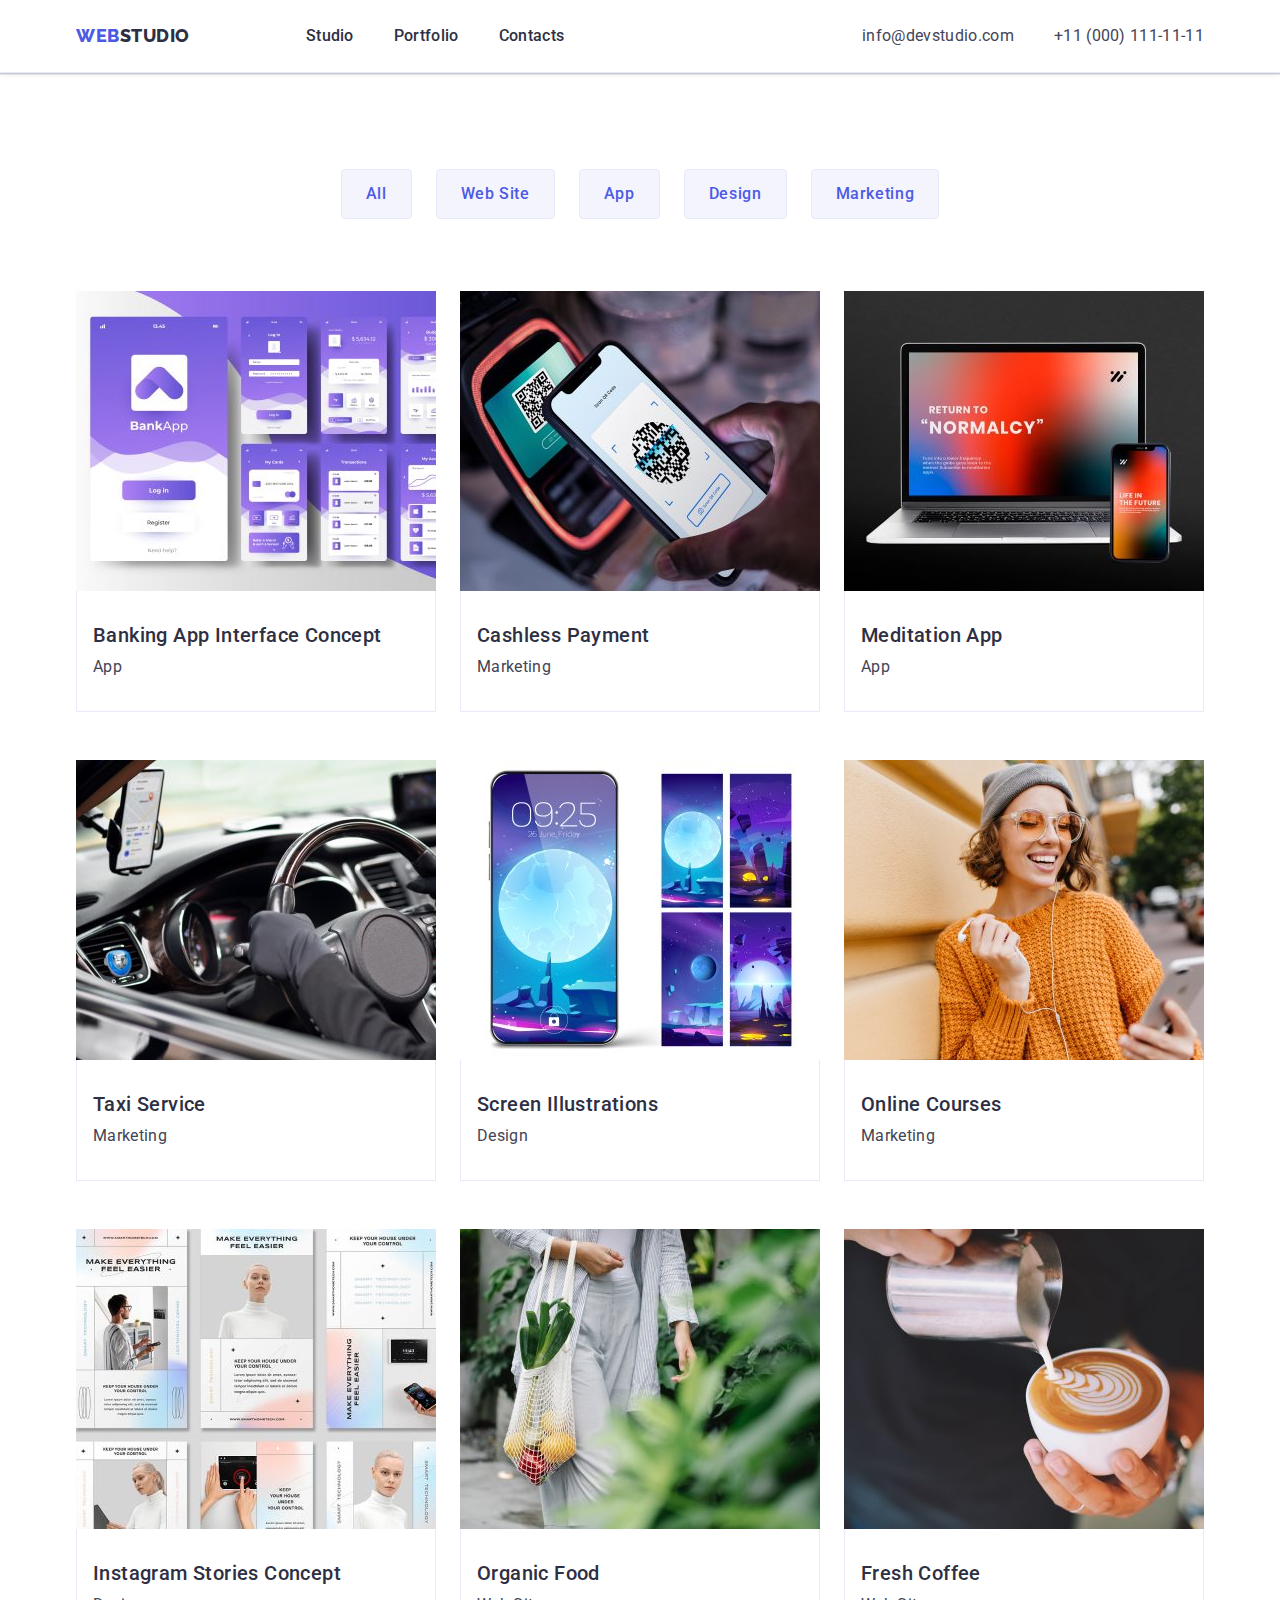
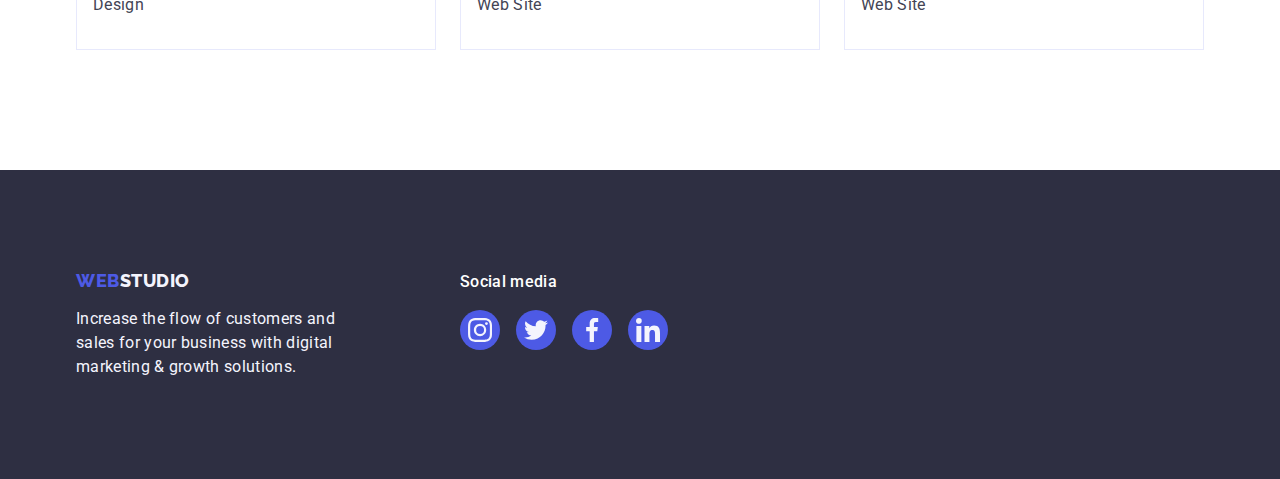
<file: portfolio.html>
<!DOCTYPE html>
<html lang="en">
  <head>
    <meta charset="UTF-8" />
    <meta name="viewport" content="width=device-width, initial-scale=1.0" />
    <title>Studio</title>
    <link rel="preconnect" href="https://fonts.googleapis.com" />
    <link rel="preconnect" href="https://fonts.gstatic.com" crossorigin />
    <link
      href="https://fonts.googleapis.com/css2?family=Raleway:wght@800&family=Roboto:wght@400;500;700;900&display=swap"
      rel="stylesheet"
    />
    <link
      rel="stylesheet"
      href="https://cdnjs.cloudflare.com/ajax/libs/modern-normalize/2.0.0/modern-normalize.min.css"
    />
    <link rel="stylesheet" href="./css/styles.css" />
  </head>
  <body>
    <header class="header">
      <div class="container navigation">
        <nav class="navigation">
          <a class="logo link" href="./index.html">Web<span class="studio">Studio</span></a>
          <ul class="navigation">
            <li>
              <a class="navigation-link link" href="./index.html">Studio</a>
            </li>
            <li>
              <a class="navigation-link link" href="./portfolio.html">Portfolio</a>
            </li>
            <li><a class="navigation-link link" href="">Contacts</a></li>
          </ul>
        </nav>
        <address>
          <ul class="address">
            <li>
              <a class="header-contacts link" href="mailto:info@devstudio.com"
                >info@devstudio.com</a
              >
            </li>
            <li>
              <a class="header-contacts link" href="tel:+110001111111">+11 (000) 111-11-11</a>
            </li>
          </ul>
        </address>
      </div>
    </header>
    <main>
      <section class="section-portfolio">
        <div class="container">
          <h2 class="visually-hidden">Portfolio</h2>
          <ul class="list portfolio-nav">
            <li><button type="button" class="btn-portfolio-menu">All</button></li>
            <li>
              <button type="button" class="btn-portfolio-menu">Web Site</button>
            </li>
            <li><button type="button" class="btn-portfolio-menu">App</button></li>
            <li>
              <button type="button" class="btn-portfolio-menu">Design</button>
            </li>
            <li>
              <button type="button" class="btn-portfolio-menu">Marketing</button>
            </li>
          </ul>
          <ul class="list portfolio-grid">
            <li class="portfolio-img">
              <a href="" class="link portfolio-link">
                <img
                  src="./images/banking-app.jpg"
                  width="360"
                  height="300"
                  alt="various interfaces of a banking application"
                />
                <div class="portfolio-card">
                  <h2 class="portfolio-pic-heading">Banking App Interface Concept</h2>
                  <p class="portfolio-pic-description">App</p>
                </div>
              </a>
            </li>
            <li class="portfolio-img">
              <a href="" class="link portfolio-link">
                <img
                  src="./images/cashless-payment.jpg"
                  width="360"
                  height="300"
                  alt="scanning a QR code with a phone"
                />
                <div class="portfolio-card">
                  <h2 class="portfolio-pic-heading">Cashless Payment</h2>
                  <p class="portfolio-pic-description">Marketing</p>
                </div>
              </a>
            </li>
            <li class="portfolio-img">
              <a href="" class="link portfolio-link">
                <img
                  src="./images/meditation-app.jpg"
                  width="360"
                  height="300"
                  alt="laptop and a smartphone displaying the same app"
                />
                <div class="portfolio-card">
                  <h2 class="portfolio-pic-heading">Meditation App</h2>
                  <p class="portfolio-pic-description">App</p>
                </div>
              </a>
            </li>
            <li class="portfolio-img">
              <a href="" class="link portfolio-link">
                <img
                  src="./images/taxi-service.jpg"
                  width="360"
                  height="300"
                  alt="hands on the steering wheel in gloves, driving a car, phone on the windshield with navigation turned on"
                />
                <div class="portfolio-card">
                  <h2 class="portfolio-pic-heading">Taxi Service</h2>
                  <p class="portfolio-pic-description">Marketing</p>
                </div>
              </a>
            </li>
            <li class="portfolio-img">
              <a href="" class="link portfolio-link">
                <img
                  src="./images/screen-illustrations.jpg"
                  width="360"
                  height="300"
                  alt="smartphone next to four different wallpaper versions"
                />
                <div class="portfolio-card">
                  <h2 class="portfolio-pic-heading">Screen Illustrations</h2>
                  <p class="portfolio-pic-description">Design</p>
                </div>
              </a>
            </li>
            <li class="portfolio-img">
              <a href="" class="link portfolio-link">
                <img
                  src="./images/online-courses.jpg"
                  width="360"
                  height="300"
                  alt="woman in a gray beanie, sunglasses, short hair, orange sweater, holding a phone, with one earphone in her ear and the other in her hand"
                />
                <div class="portfolio-card">
                  <h2 class="portfolio-pic-heading">Online Courses</h2>
                  <p class="portfolio-pic-description">Marketing</p>
                </div>
              </a>
            </li>
            <li class="portfolio-img">
              <a href="" class="link portfolio-link">
                <img
                  src="./images/instagram-concept.jpg"
                  width="360"
                  height="300"
                  alt="multiple versions of instagram stories featuring a man in one and two women in the other two, all showcasing smart technology"
                />
                <div class="portfolio-card">
                  <h2 class="portfolio-pic-heading">Instagram Stories Concept</h2>
                  <p class="portfolio-pic-description">Design</p>
                </div>
              </a>
            </li>
            <li class="portfolio-img">
              <a href="" class="link portfolio-link">
                <img
                  src="./images/organic-food.jpg"
                  width="360"
                  height="300"
                  alt="person in light clothing carrying a mesh bag of vegetables on their arm"
                />
                <div class="portfolio-card">
                  <h2 class="portfolio-pic-heading">Organic Food</h2>
                  <p class="portfolio-pic-description">Web Site</p>
                </div>
              </a>
            </li>
            <li class="portfolio-img">
              <a href="" class="link portfolio-link">
                <img
                  src="./images/fresh-coffee.jpg"
                  width="360"
                  height="300"
                  alt="barista pouring milk from a metal pitcher into a cup, creating a pattern"
                />
                <div class="portfolio-card">
                  <h2 class="portfolio-pic-heading">Fresh Coffee</h2>
                  <p class="portfolio-pic-description">Web Site</p>
                </div>
              </a>
            </li>
          </ul>
        </div>
      </section>
    </main>
    <footer class="footer">
      <div class="container footer-flex">
        <div class="ft-margin">
          <a class="logo-footer link" href="./index.html"
            >Web<span class="studio-footer">Studio</span></a
          >
          <p class="footer-text">
            Increase the flow of customers and sales for your business with digital marketing &
            growth solutions.
          </p>
        </div>
        <div>
          <p class="social-text">Social media</p>
          <ul class="footer-social">
            <li class="footer-social-li">
              <a href="#" class="footer-link">
                <svg width="24" height="24" class="footer-svg">
                  <use href="./images/icons.svg#instagram-footer"></use></svg
              ></a>
            </li>
            <li class="footer-social-li">
              <a href="#" class="footer-link"
                ><svg width="24" height="24" class="footer-svg">
                  <use href="./images/icons.svg#twitter-footer"></use></svg
              ></a>
            </li>
            <li class="footer-social-li">
              <a href="#" class="footer-link"
                ><svg width="24" height="24" class="footer-svg">
                  <use href="./images/icons.svg#facebook-footer"></use></svg
              ></a>
            </li>
            <li class="footer-social-li">
              <a href="#" class="footer-link"
                ><svg width="24" height="24" class="footer-svg">
                  <use href="./images/icons.svg#linkedin-footer"></use></svg
              ></a>
            </li>
          </ul>
        </div>
      </div>
    </footer>
  </body>
</html>
</file>
<file: css/styles.css>
:root {
  --IRIS: #4d5ae5;
  --OCEAN: #404bbf;
  --NAVY-BLUE: #2e2f42;
  --GREEN: #31d0aa;
  --SLATE: #434455;
  --LIGHT-SLATE: #8e8f99;
  --CORNFLOWER: #e7e9fc;
  --CLOUD: #f4f4fd;
  --NAVY-BLUE-MODAL: #2e2f4266;
  --GREY: #2e2f42b2;
  --WHITE: #ffffff;
  --DAIRY: #fcfcfc;
}
* {
  margin: 0;
}

img {
  display: block;
  max-width: 100%;
  height: auto;
}
button {
  cursor: pointer;
  border: none;
  border-radius: 4px;
}
ul {
  list-style: none;
  margin: 0;
  padding-left: 0;
}
body {
  font-family: 'Roboto', sans-serif;
  color: var(--SLATE);
  background-color: var(--WHITE);
}
.container {
  max-width: 1158px;
  padding-inline: 15px;
  margin: 0 auto;
}
.section {
  padding: 120px 0;
}
/* navigation */
.link {
  text-decoration: none;
}
.logo {
  color: var(--IRIS);
  font-family: 'Raleway', sans-serif;
  font-size: 18px;
  font-weight: 800;
  line-height: 1.17;
  letter-spacing: 0.03em;
  text-transform: uppercase;
  margin-right: 76px;
}
.studio {
  color: var(--NAVY-BLUE);
}

.navigation-link {
  color: var(--NAVY-BLUE);
  font-size: 16px;
  font-weight: 500;
  line-height: 1.5;
  letter-spacing: 0.02em;
  display: inline-block;
  padding-top: 24px;
  padding-bottom: 24px;
}

.address {
  font-style: normal;
  display: flex;
  justify-content: space-between;
  align-items: center;
  gap: 40px;
}

.header-contacts {
  color: var(--SLATE);
  font-style: normal;
  line-height: 1.5;
  letter-spacing: 0.02em;
}
.navigation-link:focus,
.navigation-link:hover,
.header-contacts:focus,
.header-contacts:hover {
  color: var(--OCEAN);
}
.navigation {
  display: flex;
  justify-content: space-between;
  align-items: center;
  gap: 40px;
}
.header {
  border-bottom: 1px solid var(--CORNFLOWER);
  box-shadow: 0px 2px 1px rgba(46, 47, 66, 0.08), 0px 1px 1px rgba(46, 47, 66, 0.16),
    0px 1px 6px rgba(46, 47, 66, 0.08);
}

/* index */

.hero-image {
  background-image: linear-gradient(rgba(46, 47, 66, 0.7), rgba(46, 47, 66, 0.7)),
    url(/goit-markup-hw-04/images/background-picture.jpg);
  background-color: var(--NAVY-BLUE);
  text-align: center;
  padding: 188px 0;
  background-repeat: no-repeat;
  background-size: cover;
  background-position: 50% 50%;
  max-width: 1440px;
  margin: 0 auto;
}
.main-header {
  color: var(--WHITE, #fff);
  text-align: center;
  font-size: 56px;
  font-weight: 700;
  line-height: 1.07;
  letter-spacing: 0.02em;
  padding-bottom: 48px;
  max-width: 496px;
  margin: 0 auto;
}
.btn-order {
  color: var(--WHITE, #fff);
  font-family: 'Roboto', sans-serif;
  font-size: 16px;
  font-weight: 500;
  line-height: 1.5;
  letter-spacing: 0.04em;
  background-color: var(--IRIS);
  padding: 16px 32px;
  display: block;
  margin: 0 auto;
  min-width: 169px;
}
.btn-order:focus,
.btn-order:hover {
  background: var(--OCEAN);
}
.visually-hidden {
  position: absolute;
  width: 1px;
  height: 1px;
  margin: -1px;
  border: 0;
  padding: 0;
  white-space: nowrap;
  clip-path: inset(100%);
  clip: rect(0 0 0 0);
  overflow: hidden;
}

/* index section 1 */

.features-heading {
  color: var(--NAVY-BLUE);
  font-size: 20px;
  font-weight: 500;
  line-height: 1.2;
  letter-spacing: 0.02em;
  margin-bottom: 8px;
}
.features-description {
  color: var(--SLATE);
  line-height: 1.5;
  letter-spacing: 0.02em;
}
.features {
  display: flex;
  justify-content: center;
  gap: 24px;
}
.features-list {
  flex-basis: calc((100% - 72px) / 4);
}
.features-icon {
  width: 264px;
  height: 112px;
  background-color: var(--CLOUD);
  display: flex;
  justify-content: center;
  align-items: center;
  margin-bottom: 8px;
  border-radius: 4px;
}
/* index section 2 */

.header-two {
  color: var(--NAVY-BLUE);
  text-align: center;
  font-size: 36px;
  font-style: normal;
  font-weight: 700;
  line-height: 1.11;
  letter-spacing: 0.02em;
  text-transform: capitalize;
  margin-bottom: 72px;
}
.second-section {
  padding-top: 0;
}
.second-section-pics {
  display: flex;
  gap: 24px;
}
.second-section-list {
  flex-basis: calc((100% - 3 * 16px) / 3);
}
/* index section 3 */

.our-team {
  background-color: var(--CLOUD);
}

.our-team-list {
  background-color: var(--WHITE);
  border-radius: 0px 0px 4px 4px;
  background: var(--WHITE);
  box-shadow: 0px 2px 1px 0px rgba(46, 47, 66, 0.08), 0px 1px 1px 0px rgba(46, 47, 66, 0.16),
    0px 1px 6px 0px rgba(46, 47, 66, 0.08);
}
.team-card-heading {
  color: var(--NAVY-BLUE);
  font-size: 20px;
  font-weight: 500;
  line-height: 1.2;
  letter-spacing: 0.02em;
  margin-bottom: 8px;
  text-align: center;
}
.team-card-description {
  color: var(--SLATE);
  line-height: 1.5;
  letter-spacing: 0.02em;
  text-align: center;
  margin-bottom: 8px;
}
.our-team-containers {
  display: flex;
  gap: 24px;
  margin-top: 72px;
}
.team-card {
  padding: 32px 0px;
}

.social-links-icons {
  display: flex;
  justify-content: center;
  gap: 24px;
}

.social-link-icon {
  width: 40px;
  height: 40px;
}

.social-link {
  width: 100%;
  height: 100%;
  background-color: var(--IRIS);
  border-radius: 50%;
  display: flex;
  align-items: center;
  justify-content: center;
}
.social-svg {
  fill: var(--CLOUD);
}
.social-link:hover,
.social-link:focus {
  background-color: var(--OCEAN);
}
/* portfolio */

.section-portfolio {
  padding-top: 96px;
  padding-bottom: 120px;
}

.portfolio-nav {
  display: flex;
  justify-content: center;
  gap: 24px;
  margin-bottom: 72px;
}

.btn-portfolio-menu {
  color: var(--IRIS);
  font-family: 'Roboto', sans-serif;
  font-size: 16px;
  text-align: center;
  font-weight: 500;
  line-height: 1.5;
  letter-spacing: 0.04em;
  border: 1px solid var(--CORNFLOWER);
  background-color: var(--CLOUD);
  padding: 12px 24px;
}
.btn-portfolio-menu:focus,
.btn-portfolio-menu:hover {
  color: var(--WHITE);
  background-color: var(--OCEAN, #404bbf);
  border: 1px solid transparent;
  box-shadow: 0px 2px 2px 0px rgba(0, 0, 0, 0.12), 0px 2px 1px 0px rgba(0, 0, 0, 0.08),
    0px 3px 1px 0px rgba(0, 0, 0, 0.1);
}

.portfolio-pic-heading {
  color: var(--NAVY-BLUE);
  font-size: 20px;
  font-weight: 500;
  line-height: 1.2;
  letter-spacing: 0.02em;
  margin-bottom: 8px;
}
.portfolio-pic-description {
  color: var(--SLATE);
  font-size: 16px;
  line-height: 1.5;
  letter-spacing: 0.02em;
}
.portfolio-grid {
  margin-top: 72px;
  display: flex;
  justify-content: space-between;
  flex-wrap: wrap;
  column-gap: 24px;
  row-gap: 48px;
}
.portfolio-card {
  padding: 32px 16px;
  border: 1px solid var(--CORNFLOWER);
  border-top: none;
}
.portfolio-img {
  width: calc((100% - 48px) / 3);
}
.portfolio-link:hover,
.portfolio-link:focus {
  box-shadow: 0px 2px 1px 0px rgba(46, 47, 66, 0.08), 0px 1px 1px 0px rgba(46, 47, 66, 0.16),
    0px 1px 6px 0px rgba(46, 47, 66, 0.08);
}
.portfolio-link {
  display: block;
}
/* index section customers */

.customers {
  display: flex;
  justify-content: space-between;
  gap: 24px;
}
.customer {
  width: calc((100% - 120px) / 6);
  height: 88px;
}
.customer-link {
  width: 100%;
  height: 100%;
  border-radius: 4px;
  border: 1px solid var(--LIGHT-SLATE);
  display: flex;
  align-items: center;
  justify-content: center;
  color: var(--LIGHT-SLATE);
}

.customer-link:hover,
.customer-link:focus {
  cursor: pointer;
  border-color: var(--OCEAN);
  color: var(--OCEAN);
}
.customer-svg {
  fill: currentColor;
}
/* footer */

.footer {
  background-color: var(--NAVY-BLUE);
  padding: 100px 0;
}
.logo-footer {
  color: var(--IRIS);
  font-family: 'Raleway', sans-serif;
  font-size: 18px;
  font-weight: 800;
  line-height: 1.17;
  letter-spacing: 0.03em;
  text-transform: uppercase;
  display: inline-block;
  margin-bottom: 16px;
}
.studio-footer {
  color: var(--CLOUD);
}
.footer-text {
  color: var(--CLOUD);
  font-size: 16px;
  line-height: 1.5;
  letter-spacing: 0.02em;
  max-width: 264px;
}
.ft-margin {
  margin-right: 120px;
}
.footer-flex {
  display: flex;
  align-items: baseline;
}
.social-text {
  color: var(--WHITE);
  font-size: 16px;
  font-weight: 500;
  line-height: 1.5;
  letter-spacing: 0.32px;
  margin-bottom: 16px;
}
.footer-social {
  display: flex;
  gap: 16px;
}
.footer-social-li {
  width: 40px;
  height: 40px;
}
.footer-link {
  width: 100%;
  height: 100%;
  background-color: var(--IRIS);
  border-radius: 50%;
  display: flex;
  align-items: center;
  justify-content: center;
}
.footer-svg {
  fill: var(--CLOUD);
}
.footer-link:hover,
.footer-link:focus {
  cursor: pointer;
  background-color: var(--GREEN);
}
</file>
